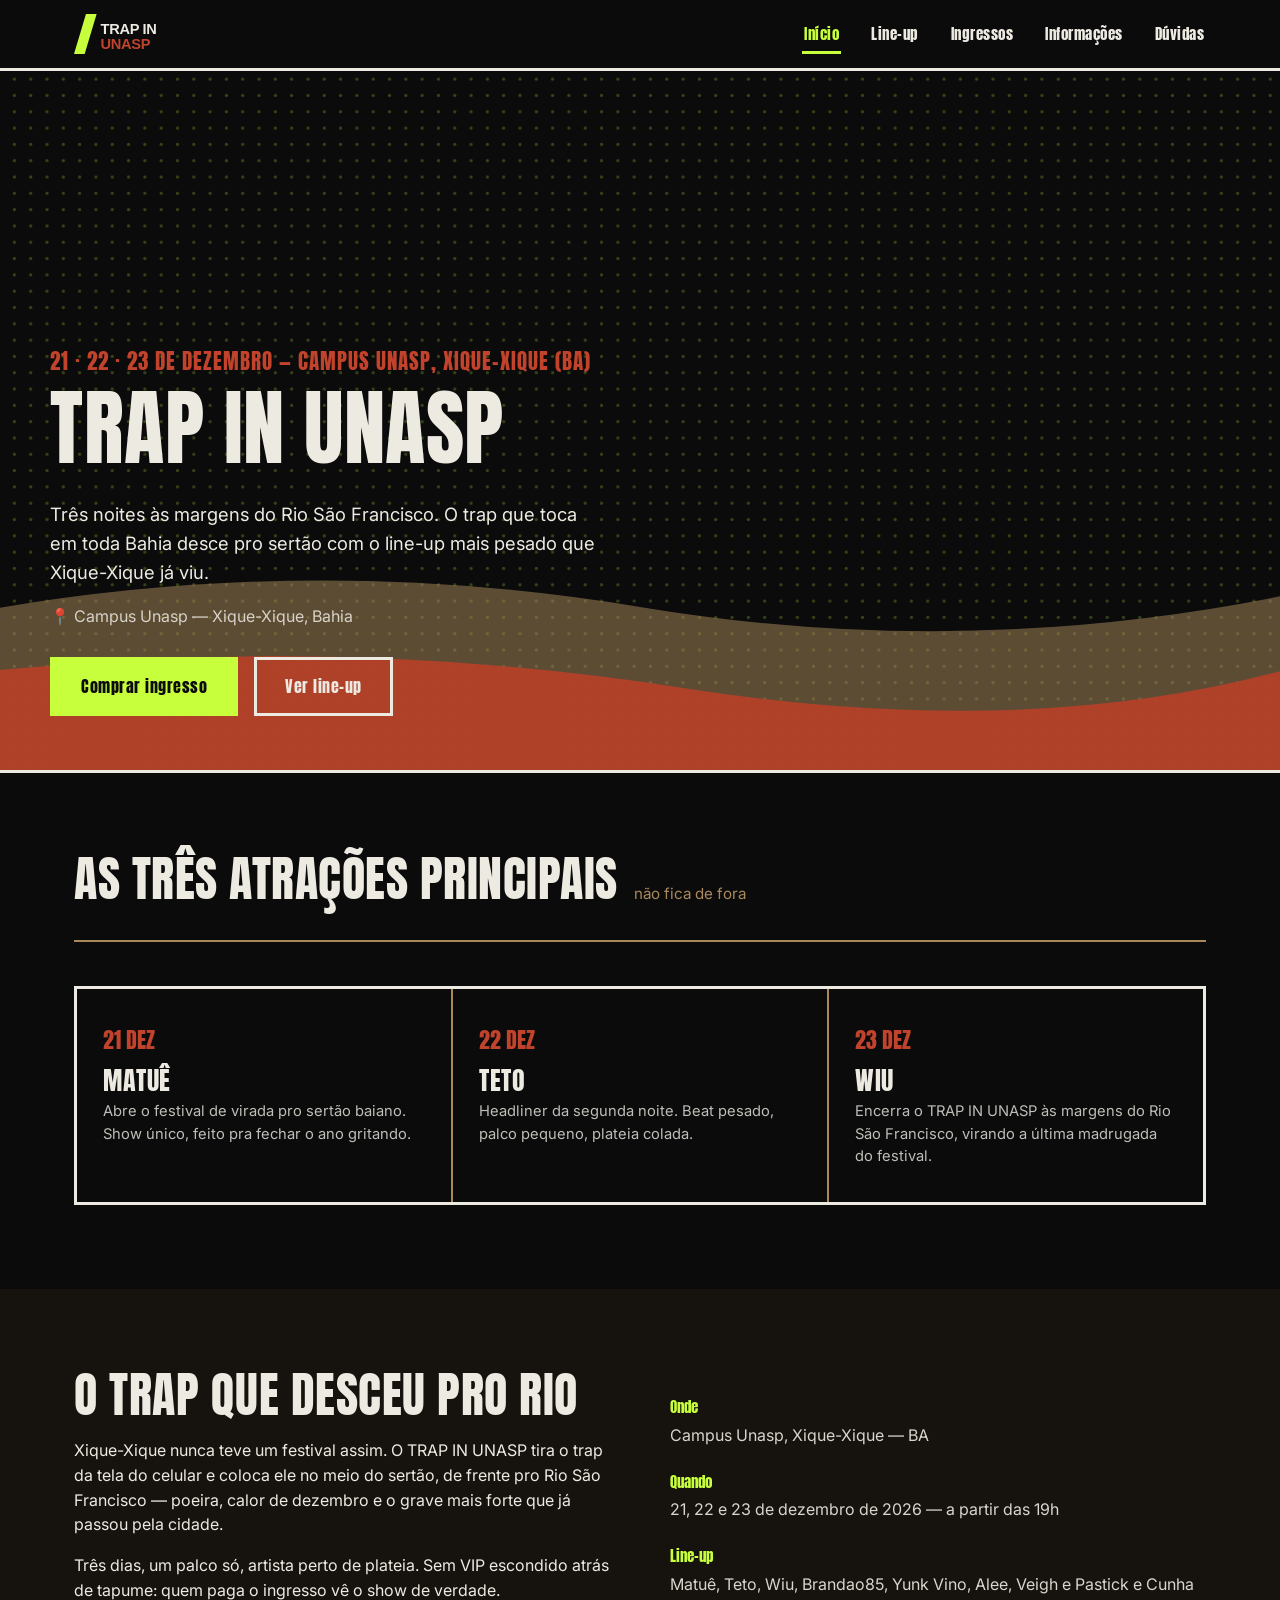
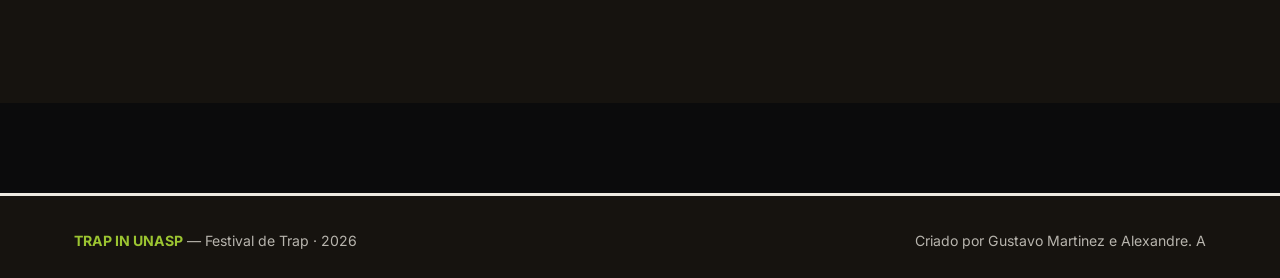
<file: index.html>
<!DOCTYPE html>
<html lang="pt-BR">
<head>
<meta charset="UTF-8">
<meta name="viewport" content="width=device-width, initial-scale=1.0">
<title>TRAP IN UNASP — 21 a 23 de dezembro, Xique-Xique (BA)</title>
<meta name="description" content="TRAP IN UNASP é o festival de trap às margens do Rio São Francisco. Três dias no Campus Unasp de Xique-Xique (BA), de 21 a 23 de dezembro.">
<link rel="icon" type="image/svg+xml" href="img/favicon.svg">
<link rel="stylesheet" href="style.css">
</head>
<body>

<header class="topo">
  <div class="container">
    <a href="index.html" class="marca" aria-label="TRAP IN UNASP — página inicial">
      <img src="img/logo.svg" alt="TRAP IN UNASP">
    </a>
    <button class="menu-toggle" aria-expanded="false" aria-controls="menu-principal">Menu</button>
    <nav>
      <ul class="menu" id="menu-principal">
        <li><a href="index.html" aria-current="page">Início</a></li>
        <li><a href="lineup.html">Line-up</a></li>
        <li><a href="ingressos.html">Ingressos</a></li>
        <li><a href="informacoes.html">Informações</a></li>
        <li><a href="faq.html">Dúvidas</a></li>
      </ul>
    </nav>
  </div>
</header>

<main>

  <section class="hero">
    <img src="img/hero-textura.svg" alt="" class="hero-textura">
    <div class="container hero-conteudo">
      <p class="hero-data">21 · 22 · 23 DE DEZEMBRO — CAMPUS UNASP, XIQUE-XIQUE (BA)</p>
      <h1>TRAP IN UNASP</h1>
      <p class="hero-chamada">Três noites às margens do Rio São Francisco. O trap que toca em toda Bahia desce pro sertão com o line-up mais pesado que Xique-Xique já viu.</p>
      <p class="hero-local">📍 Campus Unasp — Xique-Xique, Bahia</p>
      <div style="margin-top: 28px; display:flex; gap:16px; flex-wrap:wrap;">
        <a href="ingressos.html" class="botao botao-primario">Comprar ingresso</a>
        <a href="lineup.html" class="botao">Ver line-up</a>
      </div>
    </div>
  </section>

  <section class="secao">
    <div class="container">
      <div class="secao-titulo">
        <h2>As três atrações principais</h2>
        <span>não fica de fora</span>
      </div>
      <div class="destaques">
        <div class="destaque">
          <span class="numero">21 DEZ</span>
          <h3>MATUÊ</h3>
          <p>Abre o festival de virada pro sertão baiano. Show único, feito pra fechar o ano gritando.</p>
        </div>
        <div class="destaque">
          <span class="numero">22 DEZ</span>
          <h3>TETO</h3>
          <p>Headliner da segunda noite. Beat pesado, palco pequeno, plateia colada.</p>
        </div>
        <div class="destaque">
          <span class="numero">23 DEZ</span>
          <h3>WIU</h3>
          <p>Encerra o TRAP IN UNASP às margens do Rio São Francisco, virando a última madrugada do festival.</p>
        </div>
      </div>
    </div>
  </section>

  <section class="secao secao-alt">
    <div class="container" style="display:grid; grid-template-columns: 1fr 1fr; gap: 60px; align-items:center;">
      <div>
        <h2>O trap que desceu pro rio</h2>
        <p>Xique-Xique nunca teve um festival assim. O TRAP IN UNASP tira o trap da tela do celular e coloca ele no meio do sertão, de frente pro Rio São Francisco — poeira, calor de dezembro e o grave mais forte que já passou pela cidade.</p>
        <p>Três dias, um palco só, artista perto de plateia. Sem VIP escondido atrás de tapume: quem paga o ingresso vê o show de verdade.</p>
      </div>
      <div>
        <dl class="info-lista">
          <dt>Onde</dt>
          <dd>Campus Unasp, Xique-Xique — BA</dd>
          <dt>Quando</dt>
          <dd>21, 22 e 23 de dezembro de 2026 — a partir das 19h</dd>
          <dt>Line-up</dt>
          <dd>Matuê, Teto, Wiu, Brandao85, Yunk Vino, Alee, Veigh e Pastick e Cunha</dd>
        </dl>
      </div>
    </div>
  </section>

</main>

<footer class="rodape">
  <div class="container">
    <p><strong>TRAP IN UNASP</strong> — Festival de Trap · 2026</p>
    <p>Criado por Gustavo Martinez e Alexandre. A</p>
  </div>
</footer>

<script>
  const toggle = document.querySelector('.menu-toggle');
  const menu = document.getElementById('menu-principal');
  toggle.addEventListener('click', () => {
    const aberto = menu.classList.toggle('aberto');
    toggle.setAttribute('aria-expanded', aberto);
  });
</script>
</body>
</html>
</file>
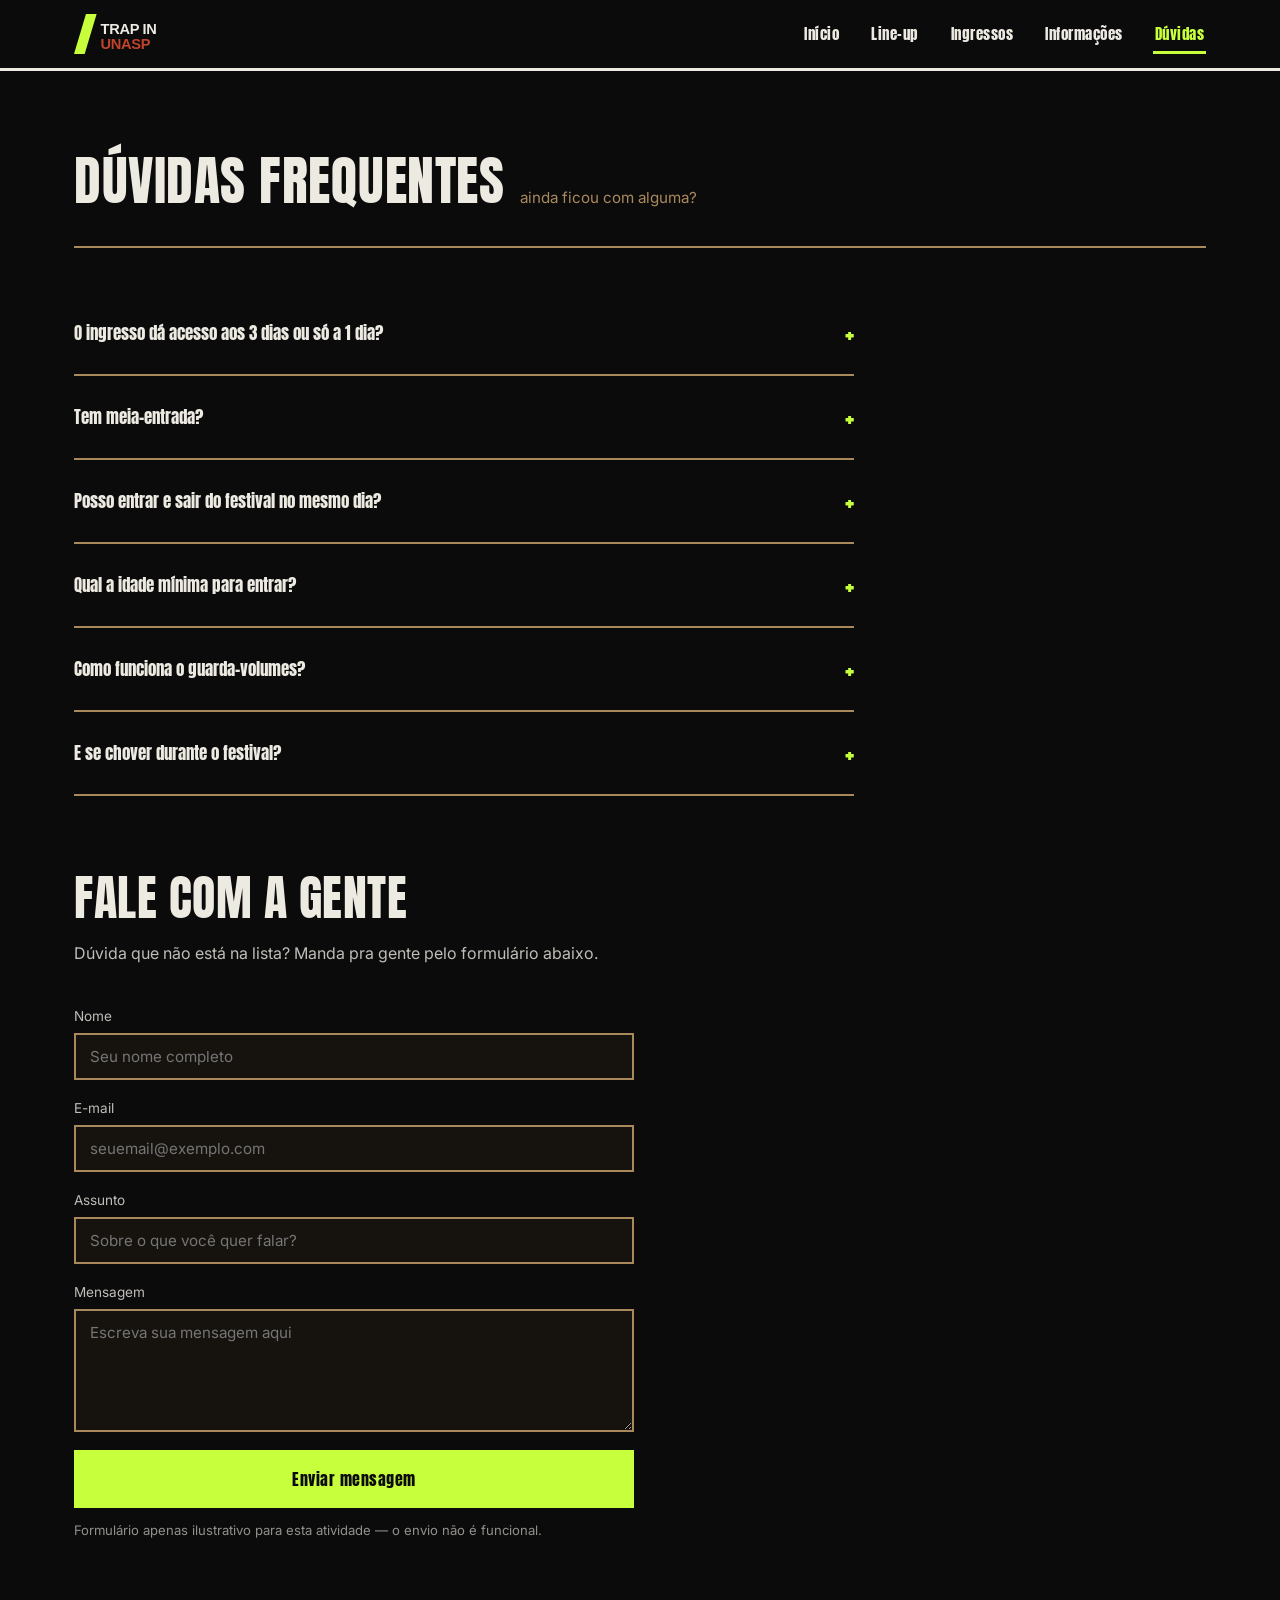
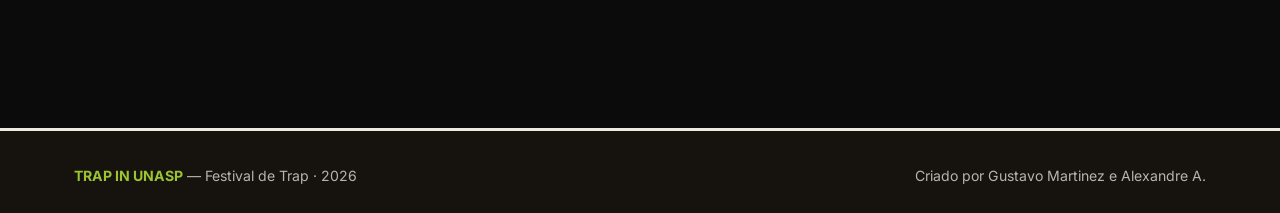
<file: faq.html>
<!DOCTYPE html>
<html lang="pt-BR">
<head>
<meta charset="UTF-8">
<meta name="viewport" content="width=device-width, initial-scale=1.0">
<title>Dúvidas e contato — TRAP IN UNASP</title>
<meta name="description" content="Perguntas frequentes sobre o TRAP IN UNASP e formulário de contato com a organização.">
<link rel="icon" type="image/svg+xml" href="img/favicon.svg">
<link rel="stylesheet" href="style.css">
</head>
<body>

<header class="topo">
  <div class="container">
    <a href="index.html" class="marca" aria-label="TRAP IN UNASP — página inicial">
      <img src="img/logo.svg" alt="TRAP IN UNASP">
    </a>
    <button class="menu-toggle" aria-expanded="false" aria-controls="menu-principal">Menu</button>
    <nav>
      <ul class="menu" id="menu-principal">
        <li><a href="index.html">Início</a></li>
        <li><a href="lineup.html">Line-up</a></li>
        <li><a href="ingressos.html">Ingressos</a></li>
        <li><a href="informacoes.html">Informações</a></li>
        <li><a href="faq.html" aria-current="page">Dúvidas</a></li>
      </ul>
    </nav>
  </div>
</header>

<main>
  <section class="secao">
    <div class="container">
      <div class="secao-titulo">
        <h1 style="font-size: clamp(2.2rem, 5vw, 3.4rem);">Dúvidas frequentes</h1>
        <span>ainda ficou com alguma?</span>
      </div>

      <div class="faq-lista">

        <div class="faq-item">
          <button class="faq-pergunta">
            O ingresso dá acesso aos 3 dias ou só a 1 dia?
            <span class="sinal">+</span>
          </button>
          <div class="faq-resposta">
            <p>Todos os ingressos do TRAP IN UNASP são passaporte completo: um único ingresso vale para as três noites, de 21 a 23 de dezembro. Não vendemos ingresso avulso por dia.</p>
          </div>
        </div>

        <div class="faq-item">
          <button class="faq-pergunta">
            Tem meia-entrada?
            <span class="sinal">+</span>
          </button>
          <div class="faq-resposta">
            <p>Sim. Estudantes com carteirinha válida, idosos e demais categorias previstas em lei têm direito a meia-entrada, mediante apresentação do documento na entrada do festival.</p>
          </div>
        </div>

        <div class="faq-item">
          <button class="faq-pergunta">
            Posso entrar e sair do festival no mesmo dia?
            <span class="sinal">+</span>
          </button>
          <div class="faq-resposta">
            <p>Sim, o ingresso permite reentrada no mesmo dia. Basta apresentar a pulseira do evento e um documento com foto na saída e no retorno.</p>
          </div>
        </div>

        <div class="faq-item">
          <button class="faq-pergunta">
            Qual a idade mínima para entrar?
            <span class="sinal">+</span>
          </button>
          <div class="faq-resposta">
            <p>O TRAP IN UNASP é livre para todas as idades. Menores de 16 anos precisam estar acompanhados de um responsável legal durante todo o evento.</p>
          </div>
        </div>

        <div class="faq-item">
          <button class="faq-pergunta">
            Como funciona o guarda-volumes?
            <span class="sinal">+</span>
          </button>
          <div class="faq-resposta">
            <p>O guarda-volumes fica na entrada principal, próximo ao Palco Sertão. É gratuito para quem tem ingresso Rio ou Beira-Rio VIP e pago à parte para o ingresso Sertão.</p>
          </div>
        </div>

        <div class="faq-item">
          <button class="faq-pergunta">
            E se chover durante o festival?
            <span class="sinal">+</span>
          </button>
          <div class="faq-resposta">
            <p>Dezembro é período seco em Xique-Xique, mas o festival acontece com chuva leve. Em caso de tempestade, a organização pode pausar temporariamente os shows por segurança, sem reembolso do ingresso.</p>
          </div>
        </div>

      </div>

      <h2 style="margin-top: 80px;">Fale com a gente</h2>
      <p style="opacity:0.8;">Dúvida que não está na lista? Manda pra gente pelo formulário abaixo.</p>

      <form class="contato-form" onsubmit="return false;">
        <div class="campo">
          <label for="nome">Nome</label>
          <input type="text" id="nome" name="nome" placeholder="Seu nome completo">
        </div>
        <div class="campo">
          <label for="email">E-mail</label>
          <input type="email" id="email" name="email" placeholder="seuemail@exemplo.com">
        </div>
        <div class="campo">
          <label for="assunto">Assunto</label>
          <input type="text" id="assunto" name="assunto" placeholder="Sobre o que você quer falar?">
        </div>
        <div class="campo">
          <label for="mensagem">Mensagem</label>
          <textarea id="mensagem" name="mensagem" rows="5" placeholder="Escreva sua mensagem aqui"></textarea>
        </div>
        <button type="submit" class="botao botao-primario">Enviar mensagem</button>
        <p class="form-aviso">Formulário apenas ilustrativo para esta atividade — o envio não é funcional.</p>
      </form>

    </div>
  </section>
</main>

<footer class="rodape">
  <div class="container">
    <p><strong>TRAP IN UNASP</strong> — Festival de Trap · 2026</p>
    <p>Criado por Gustavo Martinez e Alexandre A.</p>
  </div>
</footer>

<script>
  const toggle = document.querySelector('.menu-toggle');
  const menu = document.getElementById('menu-principal');
  toggle.addEventListener('click', () => {
    const aberto = menu.classList.toggle('aberto');
    toggle.setAttribute('aria-expanded', aberto);
  });

  document.querySelectorAll('.faq-item').forEach(item => {
    const pergunta = item.querySelector('.faq-pergunta');
    pergunta.addEventListener('click', () => {
      const jaAberto = item.classList.contains('aberto');
      document.querySelectorAll('.faq-item').forEach(i => {
        i.classList.remove('aberto');
        i.querySelector('.sinal').textContent = '+';
      });
      if (!jaAberto){
        item.classList.add('aberto');
        item.querySelector('.sinal').textContent = '–';
      }
    });
  });
</script>
</body>
</html>
</file>
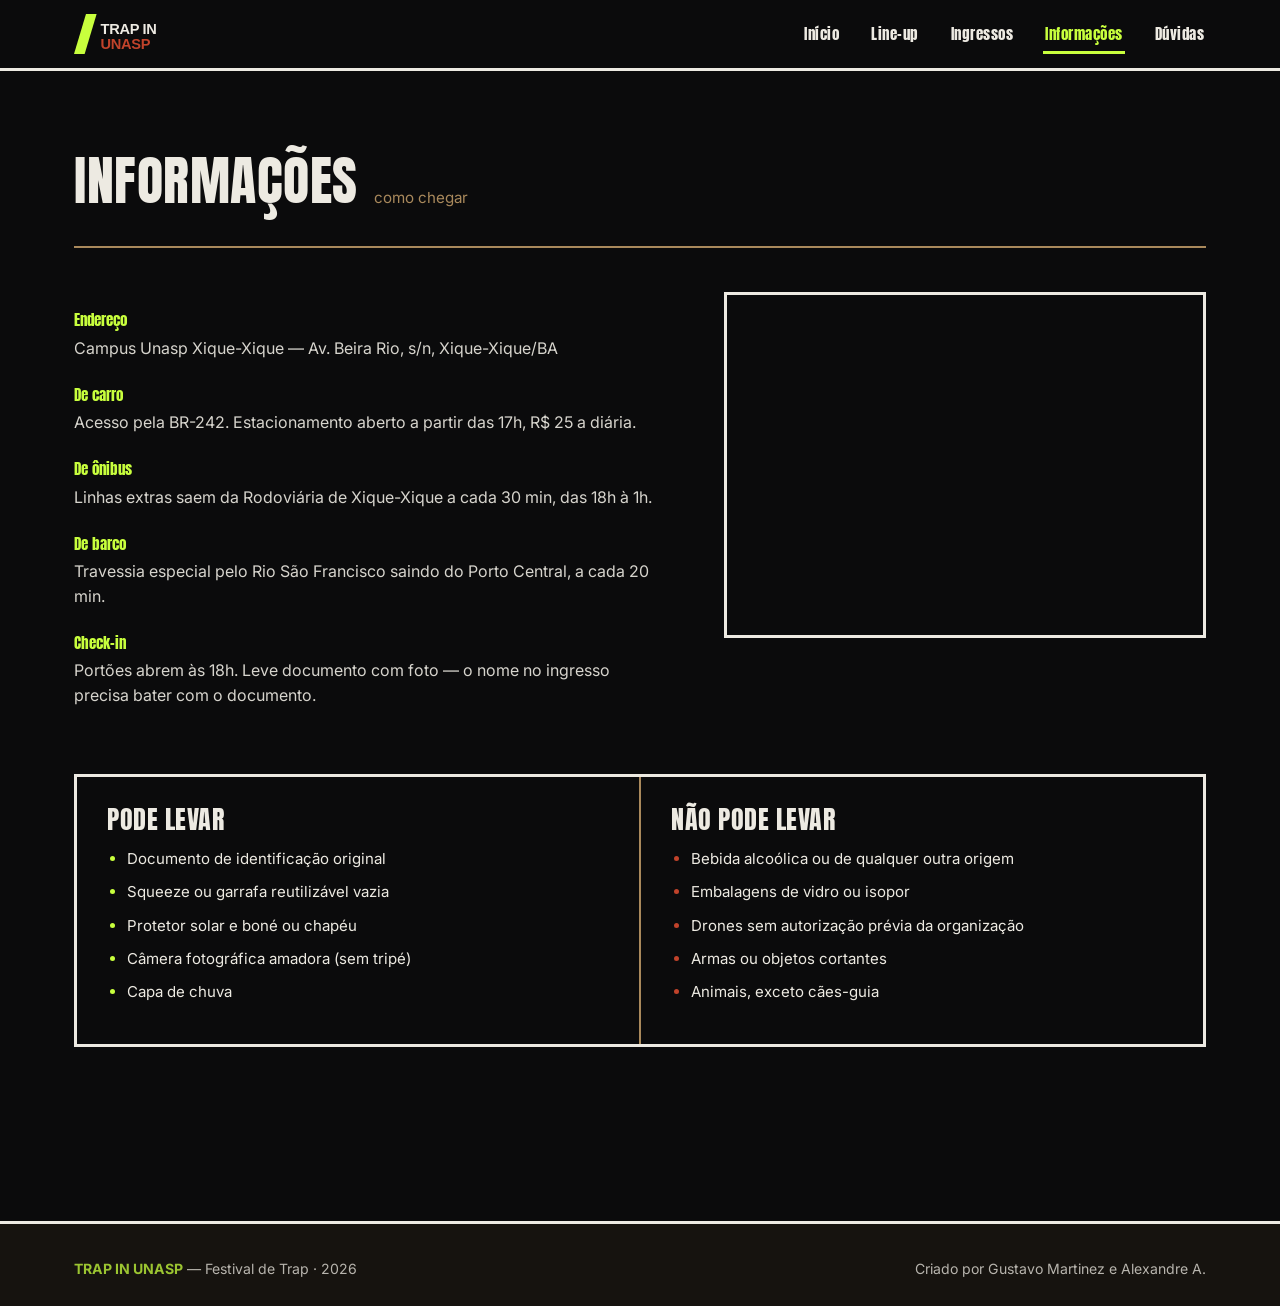
<file: informacoes.html>
<!DOCTYPE html>
<html lang="pt-BR">
<head>
<meta charset="UTF-8">
<meta name="viewport" content="width=device-width, initial-scale=1.0">
<title>Informações — TRAP IN UNASP</title>
<meta name="description" content="Endereço, como chegar e regras do TRAP IN UNASP, em Xique-Xique (BA).">
<link rel="icon" type="image/svg+xml" href="img/favicon.svg">
<link rel="stylesheet" href="style.css">
</head>
<body>

<header class="topo">
  <div class="container">
    <a href="index.html" class="marca" aria-label="TRAP IN UNASP — página inicial">
      <img src="img/logo.svg" alt="TRAP IN UNASP">
    </a>
    <button class="menu-toggle" aria-expanded="false" aria-controls="menu-principal">Menu</button>
    <nav>
      <ul class="menu" id="menu-principal">
        <li><a href="index.html">Início</a></li>
        <li><a href="lineup.html">Line-up</a></li>
        <li><a href="ingressos.html">Ingressos</a></li>
        <li><a href="informacoes.html" aria-current="page">Informações</a></li>
        <li><a href="faq.html">Dúvidas</a></li>
      </ul>
    </nav>
  </div>
</header>

<main>
  <section class="secao">
    <div class="container">
      <div class="secao-titulo">
        <h1 style="font-size: clamp(2.2rem, 5vw, 3.4rem);">Informações</h1>
        <span>como chegar</span>
      </div>

      <div class="info-grade">
        <div>
          <dl class="info-lista">
            <dt>Endereço</dt>
            <dd>Campus Unasp Xique-Xique — Av. Beira Rio, s/n, Xique-Xique/BA</dd>

            <dt>De carro</dt>
            <dd>Acesso pela BR-242. Estacionamento aberto a partir das 17h, R$ 25 a diária.</dd>

            <dt>De ônibus</dt>
            <dd>Linhas extras saem da Rodoviária de Xique-Xique a cada 30 min, das 18h à 1h.</dd>

            <dt>De barco</dt>
            <dd>Travessia especial pelo Rio São Francisco saindo do Porto Central, a cada 20 min.</dd>

            <dt>Check-in</dt>
            <dd>Portões abrem às 18h. Leve documento com foto — o nome no ingresso precisa bater com o documento.</dd>
          </dl>
        </div>

        <div class="mapa-caixa">
          <iframe
            src="https://www.openstreetmap.org/export/embed.html?bbox=-42.8247%2C-10.8758%2C-42.6247%2C-10.7758&layer=mapnik&marker=-10.8258%2C-42.7247"
            style="width:100%; height:340px; border:0; display:block;"
            loading="lazy"
            title="Mapa de Xique-Xique, Bahia — localização do TRAP IN UNASP">
          </iframe>
        </div>
      </div>

      <div class="regras">
        <div class="regras-coluna pode">
          <h3>Pode levar</h3>
          <ul>
            <li>Documento de identificação original</li>
            <li>Squeeze ou garrafa reutilizável vazia</li>
            <li>Protetor solar e boné ou chapéu</li>
            <li>Câmera fotográfica amadora (sem tripé)</li>
            <li>Capa de chuva</li>
          </ul>
        </div>
        <div class="regras-coluna nao-pode">
          <h3>Não pode levar</h3>
          <ul>
            <li>Bebida alcoólica ou de qualquer outra origem</li>
            <li>Embalagens de vidro ou isopor</li>
            <li>Drones sem autorização prévia da organização</li>
            <li>Armas ou objetos cortantes</li>
            <li>Animais, exceto cães-guia</li>
          </ul>
        </div>
      </div>

    </div>
  </section>
</main>

<footer class="rodape">
  <div class="container">
    <p><strong>TRAP IN UNASP</strong> — Festival de Trap · 2026</p>
    <p>Criado por Gustavo Martinez e Alexandre A.</p>
  </div>
</footer>

<script>
  const toggle = document.querySelector('.menu-toggle');
  const menu = document.getElementById('menu-principal');
  toggle.addEventListener('click', () => {
    const aberto = menu.classList.toggle('aberto');
    toggle.setAttribute('aria-expanded', aberto);
  });
</script>
</body>
</html>
</file>
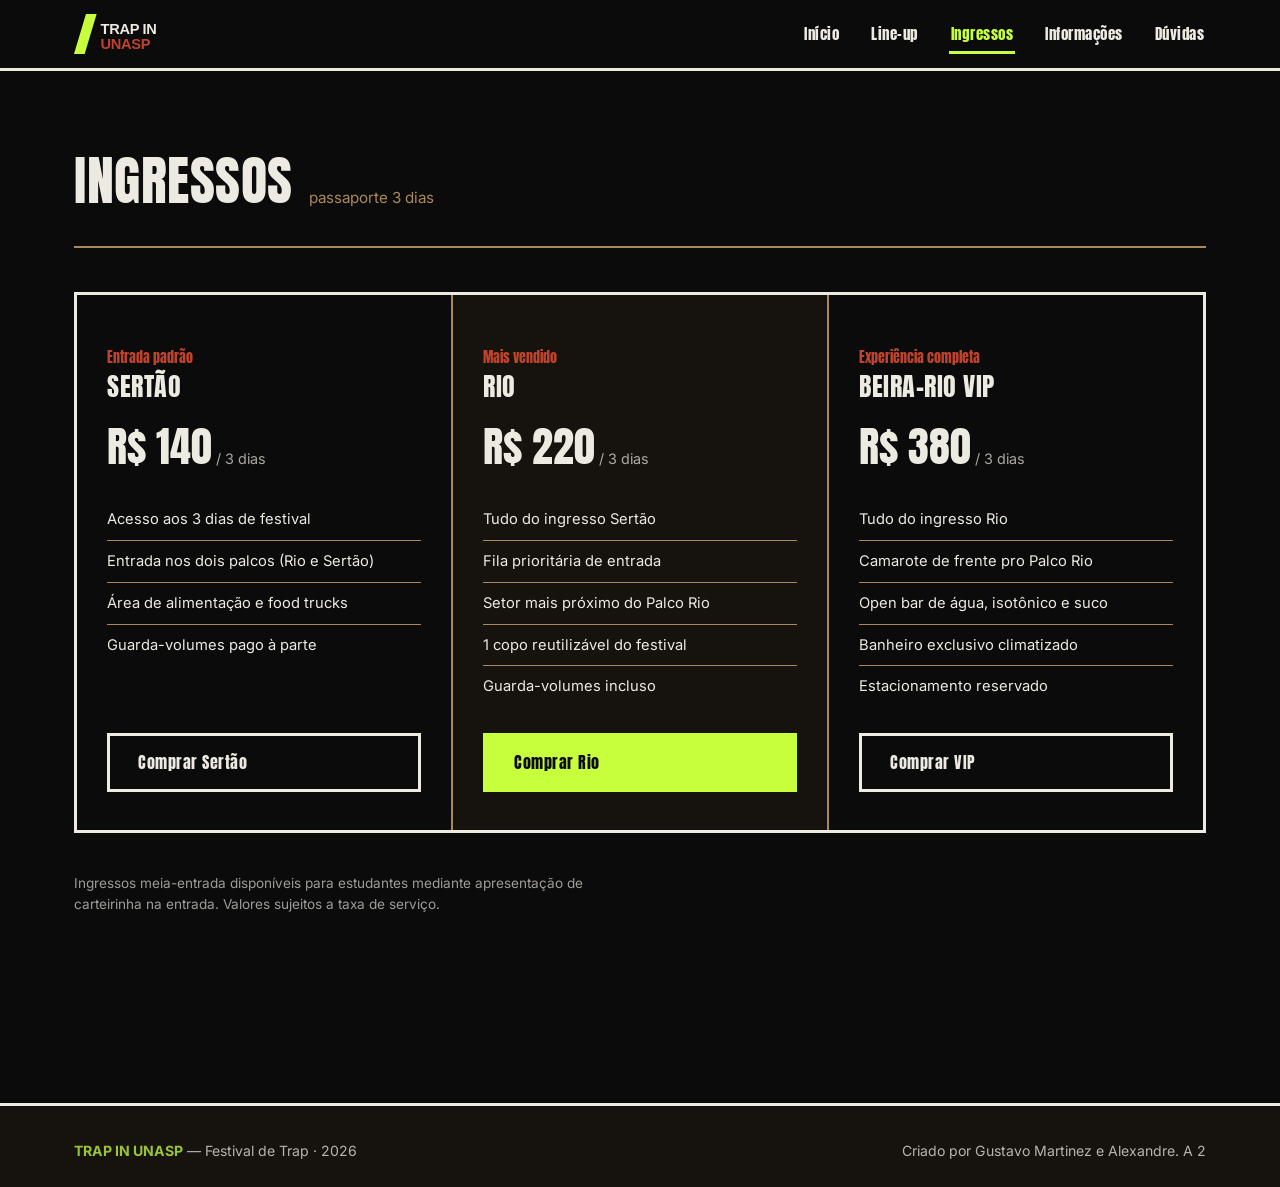
<file: ingressos.html>
<!DOCTYPE html>
<html lang="pt-BR">
<head>
<meta charset="UTF-8">
<meta name="viewport" content="width=device-width, initial-scale=1.0">
<title>Ingressos — TRAP IN UNASP</title>
<meta name="description" content="Veja os tipos de ingresso do TRAP IN UNASP: Sertão, Rio e Beira-Rio VIP, com preços e o que está incluído.">
<link rel="icon" type="image/svg+xml" href="img/favicon.svg">
<link rel="stylesheet" href="style.css">
</head>
<body>

<header class="topo">
  <div class="container">
    <a href="index.html" class="marca" aria-label="TRAP IN UNASP — página inicial">
      <img src="img/logo.svg" alt="TRAP IN UNASP">
    </a>
    <button class="menu-toggle" aria-expanded="false" aria-controls="menu-principal">Menu</button>
    <nav>
      <ul class="menu" id="menu-principal">
        <li><a href="index.html">Início</a></li>
        <li><a href="lineup.html">Line-up</a></li>
        <li><a href="ingressos.html" aria-current="page">Ingressos</a></li>
        <li><a href="informacoes.html">Informações</a></li>
        <li><a href="faq.html">Dúvidas</a></li>
      </ul>
    </nav>
  </div>
</header>

<main>
  <section class="secao">
    <div class="container">
      <div class="secao-titulo">
        <h1 style="font-size: clamp(2.2rem, 5vw, 3.4rem);">Ingressos</h1>
        <span>passaporte 3 dias</span>
      </div>

      <div class="ingressos-grade">

        <div class="ingresso">
          <p class="rotulo">Entrada padrão</p>
          <h3>Sertão</h3>
          <p class="preco">R$ 140<small> / 3 dias</small></p>
          <ul>
            <li>Acesso aos 3 dias de festival</li>
            <li>Entrada nos dois palcos (Rio e Sertão)</li>
            <li>Área de alimentação e food trucks</li>
            <li>Guarda-volumes pago à parte</li>
          </ul>
          <a href="#" class="botao">Comprar Sertão</a>
        </div>

        <div class="ingresso destacado">
          <p class="rotulo">Mais vendido</p>
          <h3>Rio</h3>
          <p class="preco">R$ 220<small> / 3 dias</small></p>
          <ul>
            <li>Tudo do ingresso Sertão</li>
            <li>Fila prioritária de entrada</li>
            <li>Setor mais próximo do Palco Rio</li>
            <li>1 copo reutilizável do festival</li>
            <li>Guarda-volumes incluso</li>
          </ul>
          <a href="#" class="botao botao-primario">Comprar Rio</a>
        </div>

        <div class="ingresso">
          <p class="rotulo">Experiência completa</p>
          <h3>Beira-Rio VIP</h3>
          <p class="preco">R$ 380<small> / 3 dias</small></p>
          <ul>
            <li>Tudo do ingresso Rio</li>
            <li>Camarote de frente pro Palco Rio</li>
            <li>Open bar de água, isotônico e suco</li>
            <li>Banheiro exclusivo climatizado</li>
            <li>Estacionamento reservado</li>
          </ul>
          <a href="#" class="botao">Comprar VIP</a>
        </div>

      </div>

      <p style="margin-top: 40px; opacity: 0.65; font-size: 0.85rem;">Ingressos meia-entrada disponíveis para estudantes mediante apresentação de carteirinha na entrada. Valores sujeitos a taxa de serviço.</p>
    </div>
  </section>
</main>

<footer class="rodape">
  <div class="container">
    <p><strong>TRAP IN UNASP</strong> — Festival de Trap · 2026</p>
    <p>Criado por Gustavo Martinez e Alexandre. A 2</p>
  </div>
</footer>

<script>
  const toggle = document.querySelector('.menu-toggle');
  const menu = document.getElementById('menu-principal');
  toggle.addEventListener('click', () => {
    const aberto = menu.classList.toggle('aberto');
    toggle.setAttribute('aria-expanded', aberto);
  });
</script>
</body>
</html>
</file>
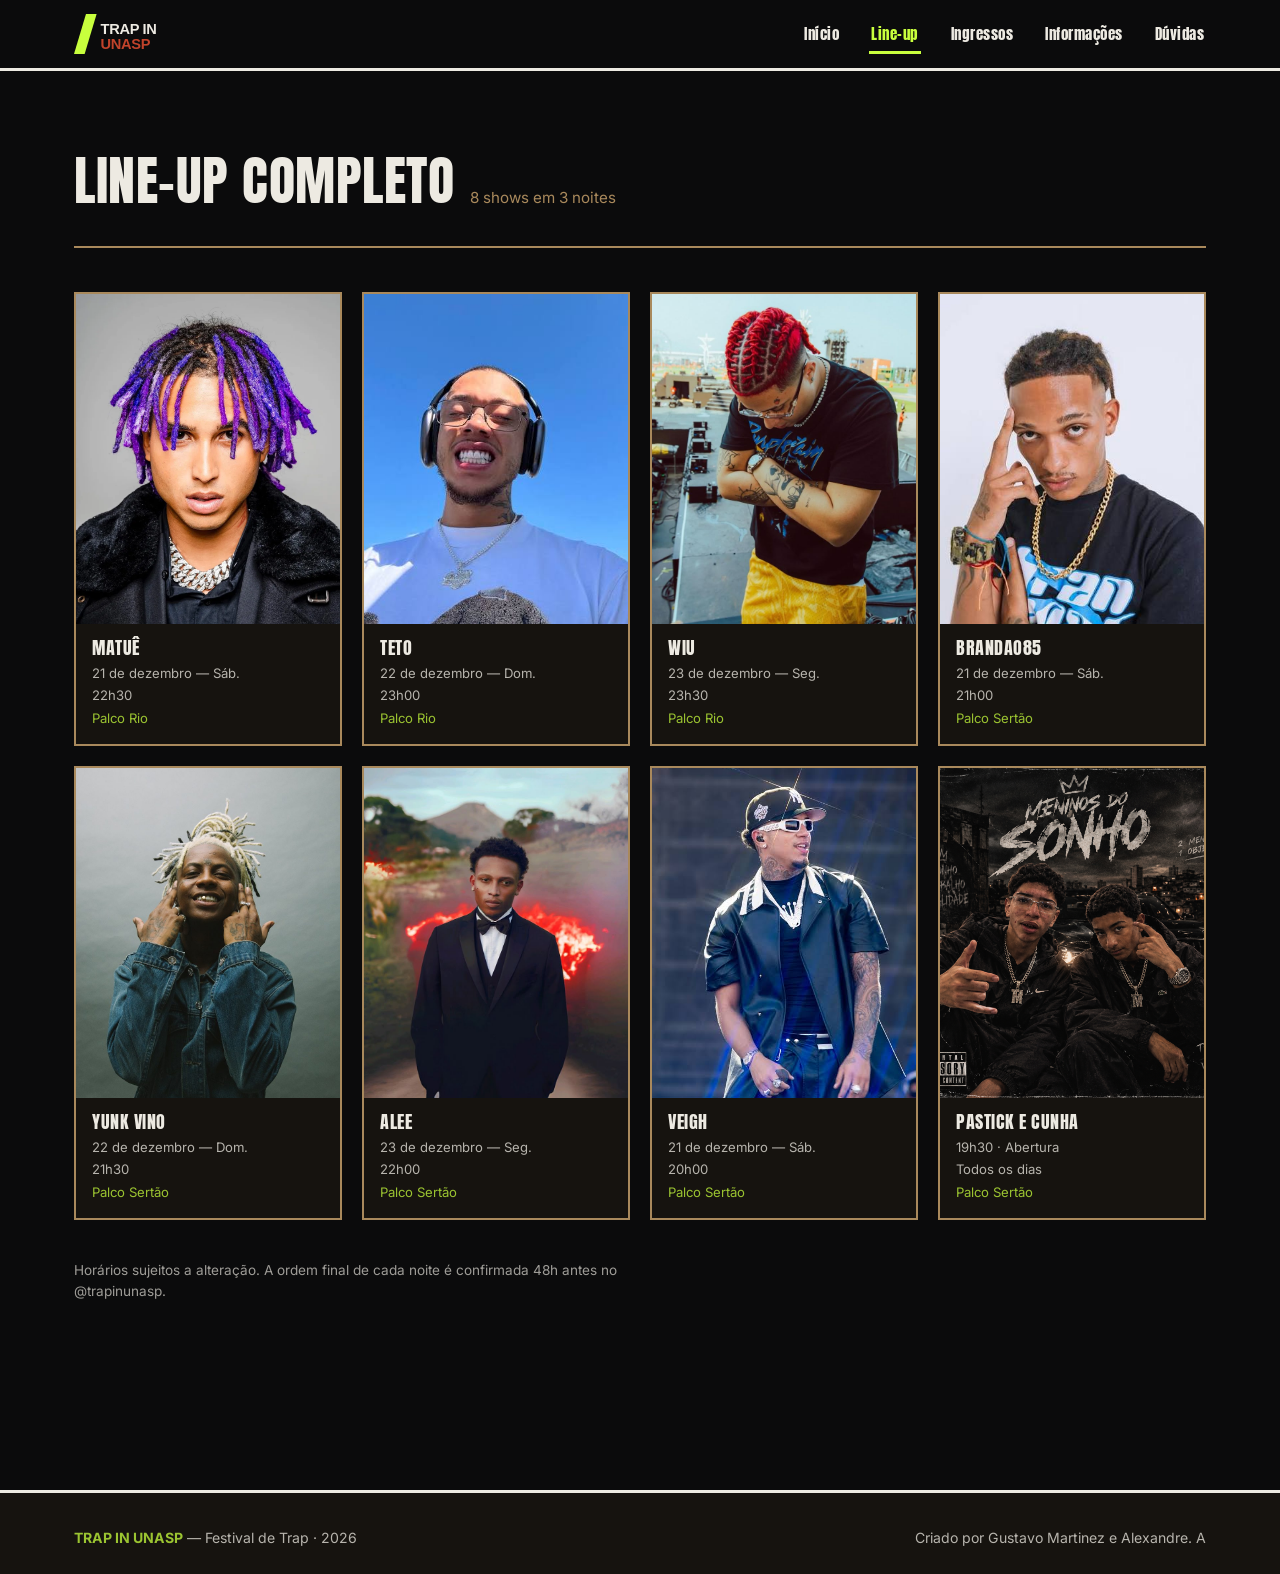
<file: lineup.html>
<!DOCTYPE html>
<html lang="pt-BR">
<head>
<meta charset="UTF-8">
<meta name="viewport" content="width=device-width, initial-scale=1.0">
<title>Line-up — TRAP IN UNASP</title>
<meta name="description" content="Confira os 8 artistas confirmados no TRAP IN UNASP, com dia, horário e palco de cada show.">
<link rel="icon" type="image/svg+xml" href="img/favicon.svg">
<link rel="stylesheet" href="style.css">
</head>
<body>

<header class="topo">
  <div class="container">
    <a href="index.html" class="marca" aria-label="TRAP IN UNASP — página inicial">
      <img src="img/logo.svg" alt="TRAP IN UNASP">
    </a>
    <button class="menu-toggle" aria-expanded="false" aria-controls="menu-principal">Menu</button>
    <nav>
      <ul class="menu" id="menu-principal">
        <li><a href="index.html">Início</a></li>
        <li><a href="lineup.html" aria-current="page">Line-up</a></li>
        <li><a href="ingressos.html">Ingressos</a></li>
        <li><a href="informacoes.html">Informações</a></li>
        <li><a href="faq.html">Dúvidas</a></li>
      </ul>
    </nav>
  </div>
</header>

<main>
  <section class="secao">
    <div class="container">
      <div class="secao-titulo">
        <h1 style="font-size: clamp(2.2rem, 5vw, 3.4rem);">Line-up completo</h1>
        <span>8 shows em 3 noites</span>
      </div>

      <div class="lineup-grade">

        <article class="artista">
          <img src="img/matue.jpg" alt="Foto de MATUÊ, atração do TRAP IN UNASP">
          <div class="artista-info">
            <h3>Matuê</h3>
            <div class="meta">
              <span>21 de dezembro — Sáb.</span>
              <span>22h30</span>
              <span class="palco">Palco Rio</span>
            </div>
          </div>
        </article>

        <article class="artista">
          <img src="img/teto.jpg" alt="Foto de Teto, atração do TRAP IN UNASP">
          <div class="artista-info">
            <h3>Teto</h3>
            <div class="meta">
              <span>22 de dezembro — Dom.</span>
              <span>23h00</span>
              <span class="palco">Palco Rio</span>
            </div>
          </div>
        </article>

        <article class="artista">
          <img src="img/wiu.jpg" alt="Foto de Wiu, atração do TRAP IN UNASP">
          <div class="artista-info">
            <h3>Wiu</h3>
            <div class="meta">
              <span>23 de dezembro — Seg.</span>
              <span>23h30</span>
              <span class="palco">Palco Rio</span>
            </div>
          </div>
        </article>

        <article class="artista">
          <img src="img/brandao85.jpg" alt="Foto de Brandao85, atração do TRAP IN UNASP">
          <div class="artista-info">
            <h3>Brandao85</h3>
            <div class="meta">
              <span>21 de dezembro — Sáb.</span>
              <span>21h00</span>
              <span class="palco">Palco Sertão</span>
            </div>
          </div>
        </article>

        <article class="artista">
          <img src="img/yunk-vino.jpg" alt="Foto de Yunk Vino, atração do TRAP IN UNASP">
          <div class="artista-info">
            <h3>Yunk Vino</h3>
            <div class="meta">
              <span>22 de dezembro — Dom.</span>
              <span>21h30</span>
              <span class="palco">Palco Sertão</span>
            </div>
          </div>
        </article>

        <article class="artista">
          <img src="img/alee.jpg" alt="Foto de Alee, atração do TRAP IN UNASP">
          <div class="artista-info">
            <h3>Alee</h3>
            <div class="meta">
              <span>23 de dezembro — Seg.</span>
              <span>22h00</span>
              <span class="palco">Palco Sertão</span>
            </div>
          </div>
        </article>

        <article class="artista">
          <img src="img/veigh.jpg" alt="Foto de Veigh, atração do TRAP IN UNASP">
          <div class="artista-info">
            <h3>Veigh</h3>
            <div class="meta">
              <span>21 de dezembro — Sáb.</span>
              <span>20h00</span>
              <span class="palco">Palco Sertão</span>
            </div>
          </div>
        </article>

        <article class="artista">
          <img src="img/pastick-e-cunha.jpg" alt="Foto da dupla Pastick e Cunha, atração do TRAP IN UNASP">
          <div class="artista-info">
            <h3>Pastick e Cunha</h3>
            <div class="meta">
              <span>19h30 · Abertura</span>
              <span>Todos os dias</span>
              <span class="palco">Palco Sertão</span>
            </div>
          </div>
        </article>

      </div>

      <p style="margin-top: 40px; opacity: 0.65; font-size: 0.85rem;">Horários sujeitos a alteração. A ordem final de cada noite é confirmada 48h antes no @trapinunasp.</p>
    </div>
  </section>
</main>

<footer class="rodape">
  <div class="container">
    <p><strong>TRAP IN UNASP</strong> — Festival de Trap · 2026</p>
    <p>Criado por Gustavo Martinez e Alexandre. A</p>
  </div>
</footer>

<script>
  const toggle = document.querySelector('.menu-toggle');
  const menu = document.getElementById('menu-principal');
  toggle.addEventListener('click', () => {
    const aberto = menu.classList.toggle('aberto');
    toggle.setAttribute('aria-expanded', aberto);
  });
</script>
</body>
</html>
</file>
<file: style.css>
/* ===================================================================
   TRAP IN UNASP — Festival de Trap em Xique-Xique (BA)
   style.css — folha de estilos única, usada nas 5 páginas
   =================================================================== */

@import url('https://fonts.googleapis.com/css2?family=Anton&family=Inter:wght@400;500;600;700;800&display=swap');

:root{
  /* paleta — trap urbano + terra do sertão baiano */
  --preto: #0B0B0C;
  --preto-alt: #16130F;
  --poeira: #A9895C;   /* bege-terroso: bordas, texto secundário */
  --terra: #C1432B;    /* terracota: acentos fortes, headliners */
  --lima: #C8FF3D;     /* verde neon: CTAs, links ativos */
  --papel: #EDEAE2;    /* texto principal sobre fundo escuro */

  --fonte-titulo: 'Anton', 'Arial Narrow', sans-serif;
  --fonte-texto: 'Inter', -apple-system, sans-serif;

  --borda: 3px solid var(--papel);
  --largura-max: 1180px;
}

*{ box-sizing: border-box; }

html{ scroll-behavior: smooth; }

body{
  margin: 0;
  background: var(--preto);
  color: var(--papel);
  font-family: var(--fonte-texto);
  line-height: 1.55;
  -webkit-font-smoothing: antialiased;
}

a{ color: inherit; text-decoration: none; }

img, svg{ max-width: 100%; display: block; }

h1, h2, h3{
  font-family: var(--fonte-titulo);
  font-weight: 400;
  line-height: 0.95;
  margin: 0 0 0.4em 0;
  text-transform: uppercase;
  letter-spacing: 0.5px;
}

h1{ font-size: clamp(2.6rem, 7vw, 5.2rem); }
h2{ font-size: clamp(1.9rem, 4.5vw, 3rem); }
h3{ font-size: clamp(1.2rem, 2.4vw, 1.6rem); }

p{ max-width: 62ch; }

.container{
  max-width: var(--largura-max);
  margin: 0 auto;
  padding: 0 24px;
}

/* ---------- foco visível (acessibilidade) ---------- */
a:focus-visible, button:focus-visible, input:focus-visible, textarea:focus-visible{
  outline: 3px solid var(--lima);
  outline-offset: 3px;
}

/* ================= HEADER / MENU ================= */
.topo{
  position: sticky;
  top: 0;
  z-index: 50;
  background: var(--preto);
  border-bottom: var(--borda);
}

.topo .container{
  display: flex;
  align-items: center;
  justify-content: space-between;
  gap: 20px;
  padding-top: 14px;
  padding-bottom: 14px;
  position: relative;
}

.marca img{ height: 40px; width: auto; }

.menu{
  display: flex;
  gap: 28px;
  list-style: none;
  margin: 0;
  padding: 0;
  flex-wrap: wrap;
}

.menu a{
  font-family: var(--fonte-titulo);
  font-size: 0.95rem;
  letter-spacing: 0.5px;
  padding: 6px 2px;
  border-bottom: 3px solid transparent;
}

.menu a:hover{ border-bottom-color: var(--poeira); }

.menu a[aria-current="page"]{
  color: var(--lima);
  border-bottom-color: var(--lima);
}

.menu-toggle{
  display: none;
  background: none;
  border: 2px solid var(--papel);
  color: var(--papel);
  font-family: var(--fonte-titulo);
  padding: 8px 12px;
  cursor: pointer;
}

/* ================= FOOTER ================= */
.rodape{
  border-top: var(--borda);
  margin-top: 90px;
  padding: 34px 0 26px;
  background: var(--preto-alt);
}

.rodape .container{
  display: flex;
  flex-wrap: wrap;
  justify-content: space-between;
  align-items: flex-end;
  gap: 14px;
}

.rodape p{
  margin: 0;
  font-size: 0.88rem;
  color: var(--papel);
  opacity: 0.75;
}

.rodape strong{ color: var(--lima); }

/* ================= BOTÕES ================= */
.botao{
  display: inline-block;
  font-family: var(--fonte-titulo);
  font-size: 1rem;
  letter-spacing: 0.5px;
  padding: 14px 28px;
  border: 3px solid var(--papel);
  color: var(--papel);
  background: transparent;
  cursor: pointer;
}

.botao:hover{ background: var(--papel); color: var(--preto); }

.botao-primario{
  background: var(--lima);
  border-color: var(--lima);
  color: var(--preto);
}

.botao-primario:hover{
  background: transparent;
  color: var(--lima);
}

/* ================= HERO (index) ================= */
.hero{
  position: relative;
  border-bottom: var(--borda);
  overflow: hidden;
  min-height: 78vh;
  display: flex;
  align-items: flex-end;
}

.hero-textura{
  position: absolute;
  inset: 0;
  width: 100%;
  height: 100%;
  object-fit: cover;
  z-index: 0;
  opacity: 0.95;
}

.hero-conteudo{
  position: relative;
  z-index: 1;
  padding: 60px 0 54px;
  width: 100%;
}

.hero-data{
  font-family: var(--fonte-titulo);
  color: var(--terra);
  font-size: 1.3rem;
  letter-spacing: 1px;
  margin-bottom: 10px;
}

.hero-chamada{
  max-width: 46ch;
  font-size: 1.15rem;
  color: var(--papel);
}

.hero-local{
  margin-top: 18px;
  font-size: 1rem;
  opacity: 0.85;
}

/* ================= SEÇÃO genérica ================= */
.secao{ padding: 84px 0; }
.secao-alt{ background: var(--preto-alt); }

.secao-titulo{
  display: flex;
  align-items: baseline;
  gap: 16px;
  margin-bottom: 44px;
  border-bottom: 2px solid var(--poeira);
  padding-bottom: 18px;
}

.secao-titulo span{
  font-family: var(--fonte-texto);
  font-size: 0.95rem;
  color: var(--poeira);
}

/* ================= DESTAQUES (index) ================= */
.destaques{
  display: grid;
  grid-template-columns: repeat(3, 1fr);
  gap: 2px;
  background: var(--poeira);
  border: var(--borda);
}

.destaque{
  background: var(--preto);
  padding: 34px 26px;
}

.destaque .numero{
  font-family: var(--fonte-titulo);
  color: var(--terra);
  font-size: 1.4rem;
  display: block;
  margin-bottom: 10px;
}

.destaque h3{ margin-bottom: 8px; }

.destaque p{ font-size: 0.92rem; opacity: 0.8; margin: 0; }

/* ================= LINE-UP ================= */
.lineup-grade{
  display: grid;
  grid-template-columns: repeat(4, 1fr);
  gap: 20px;
}

.artista{
  border: 2px solid var(--poeira);
  background: var(--preto-alt);
  transition: border-color 0.15s ease;
}

.artista:hover{ border-color: var(--lima); }

.artista img{ width: 100%; aspect-ratio: 4 / 5; object-fit: cover; }

.artista-info{ padding: 16px; }

.artista-info h3{ font-size: 1.1rem; margin-bottom: 6px; }

.artista-info .meta{
  font-size: 0.82rem;
  opacity: 0.75;
  display: flex;
  flex-direction: column;
  gap: 2px;
}

.artista-info .palco{ color: var(--lima); }

/* ================= INGRESSOS ================= */
.ingressos-grade{
  display: grid;
  grid-template-columns: repeat(3, 1fr);
  gap: 2px;
  background: var(--poeira);
  border: var(--borda);
}

.ingresso{
  background: var(--preto);
  padding: 38px 30px;
  display: flex;
  flex-direction: column;
}

.ingresso.destacado{ background: var(--preto-alt); }

.ingresso .rotulo{
  font-family: var(--fonte-titulo);
  font-size: 0.85rem;
  color: var(--terra);
  margin-bottom: 6px;
}

.ingresso .preco{
  font-family: var(--fonte-titulo);
  font-size: 2.6rem;
  color: var(--papel);
  margin: 6px 0 20px;
}

.ingresso .preco small{
  font-family: var(--fonte-texto);
  font-size: 0.9rem;
  opacity: 0.7;
}

.ingresso ul{
  list-style: none;
  padding: 0;
  margin: 0 0 26px;
  flex-grow: 1;
}

.ingresso li{
  padding: 9px 0;
  border-top: 1px solid var(--poeira);
  font-size: 0.92rem;
}

.ingresso li:first-child{ border-top: none; }

/* ================= INFORMAÇÕES ================= */
.info-grade{
  display: grid;
  grid-template-columns: 1.1fr 0.9fr;
  gap: 60px;
  align-items: start;
}

.info-lista dt{
  font-family: var(--fonte-titulo);
  color: var(--lima);
  font-size: 0.95rem;
  margin-top: 22px;
}

.info-lista dt:first-child{ margin-top: 0; }

.info-lista dd{ margin: 4px 0 0; opacity: 0.9; }

.regras{
  display: grid;
  grid-template-columns: 1fr 1fr;
  gap: 2px;
  background: var(--poeira);
  border: var(--borda);
  margin-top: 50px;
}

.regras-coluna{ background: var(--preto); padding: 30px; }

.regras-coluna h3{ margin-bottom: 16px; }

.regras-coluna ul{ padding-left: 20px; margin: 0; }

.regras-coluna li{ margin-bottom: 10px; font-size: 0.94rem; }

.pode li::marker{ color: var(--lima); }
.nao-pode li::marker{ color: var(--terra); }

.mapa-caixa{ border: var(--borda); }

/* ================= FAQ ================= */
.faq-lista{ max-width: 780px; }

.faq-item{ border-bottom: 2px solid var(--poeira); }

.faq-pergunta{
  width: 100%;
  text-align: left;
  background: none;
  border: none;
  color: var(--papel);
  font-family: var(--fonte-titulo);
  font-size: 1.05rem;
  padding: 22px 0;
  display: flex;
  justify-content: space-between;
  align-items: center;
  gap: 20px;
  cursor: pointer;
}

.faq-pergunta .sinal{
  font-size: 1.6rem;
  color: var(--lima);
  flex-shrink: 0;
}

.faq-resposta{
  max-height: 0;
  overflow: hidden;
  transition: max-height 0.25s ease;
}

.faq-item.aberto .faq-resposta{ max-height: 300px; }

.faq-resposta p{ padding-bottom: 22px; opacity: 0.85; }

.contato-form{
  max-width: 560px;
  margin-top: 40px;
  display: flex;
  flex-direction: column;
  gap: 18px;
}

.campo{ display: flex; flex-direction: column; gap: 6px; }

.campo label{ font-size: 0.85rem; opacity: 0.8; }

.campo input, .campo textarea{
  background: var(--preto-alt);
  border: 2px solid var(--poeira);
  color: var(--papel);
  font-family: var(--fonte-texto);
  font-size: 0.95rem;
  padding: 12px 14px;
}

.campo input:focus, .campo textarea:focus{ border-color: var(--lima); outline: none; }

.form-aviso{
  font-size: 0.82rem;
  opacity: 0.6;
  margin-top: -6px;
}

/* ================= RESPONSIVO ================= */
@media (max-width: 900px){
  .lineup-grade{ grid-template-columns: repeat(2, 1fr); }
  .destaques{ grid-template-columns: 1fr; }
  .ingressos-grade{ grid-template-columns: 1fr; }
  .info-grade{ grid-template-columns: 1fr; gap: 40px; }
  .regras{ grid-template-columns: 1fr; }
}

@media (max-width: 640px){
  .menu-toggle{ display: block; }
  .menu{
    display: none;
    position: absolute;
    top: 100%;
    left: 0;
    right: 0;
    background: var(--preto);
    border-bottom: var(--borda);
    flex-direction: column;
    gap: 0;
    padding: 10px 24px 20px;
  }
  .menu.aberto{ display: flex; }
  .menu li{ border-top: 1px solid var(--poeira); }
  .menu a{ display: block; padding: 14px 0; }
  .lineup-grade{ grid-template-columns: 1fr; }
  .secao{ padding: 56px 0; }
}
</file>
